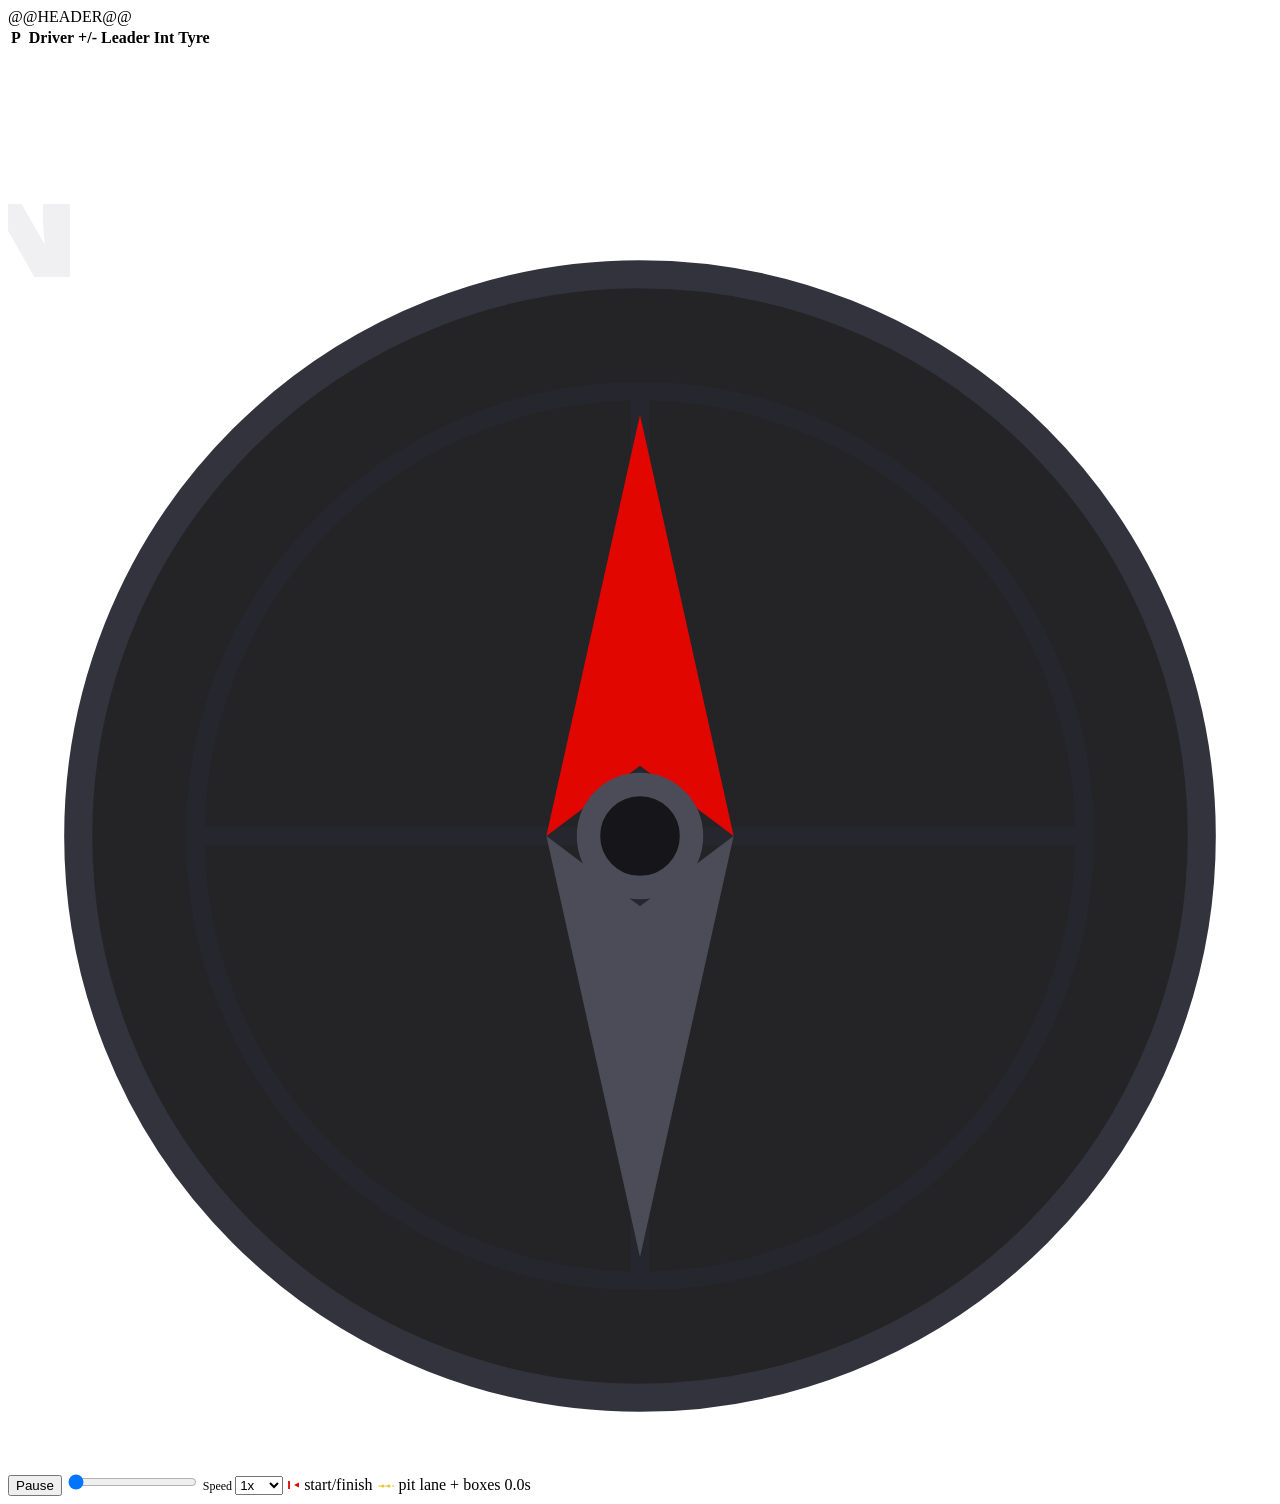
<file: src/vis/assets/replay.html>
<!DOCTYPE html>
<meta charset="utf-8">
<title>@@TITLE@@</title>
<style>
@@CSS@@
</style>
<header>
@@HEADER@@
</header>
<div id="main">
  <div id="tower">
    <table>
      <colgroup>
        <col class="c-pos"><col class="c-bar"><col class="c-drv"><col class="c-delta">
        <col class="c-lead"><col class="c-int"><col class="c-tyre"><col class="c-flag">
      </colgroup>
      <thead><tr>
        <th class="pos">P</th><th class="bar"></th><th>Driver</th>
        <th title="Places gained or lost since the start">+/-</th>
        <th>Leader</th><th>Int</th><th>Tyre</th><th></th>
      </tr></thead>
      <tbody id="slots"></tbody>
    </table>
  </div>
  <div id="stage">
    <canvas id="c" width="@@W@@" height="@@H@@"></canvas>
    <svg id="compass" viewBox="0 0 54 54">
      <circle cx="27" cy="27" r="24" fill="rgba(18,18,21,.92)"
              stroke="#33333d" stroke-width="1.2"/>
      <circle cx="27" cy="27" r="19" fill="none" stroke="#26262e"
              stroke-width=".8"/>
      <!-- Rotates with the map: the whole rose turns, the labels stay upright. -->
      <g id="needle">
        <line x1="27" y1="8" x2="27" y2="46" stroke="#26262e" stroke-width=".8"/>
        <line x1="8" y1="27" x2="46" y2="27" stroke="#26262e" stroke-width=".8"/>
        <path d="M27 9 L31 27 L27 24 L23 27 Z" fill="#e10600"/>
        <path d="M27 45 L23 27 L27 30 L31 27 Z" fill="#4c4c58"/>
      </g>
      <circle cx="27" cy="27" r="2.2" fill="#16161a" stroke="#4c4c58"
              stroke-width="1"/>
      <text id="nlabel" fill="#f0f0f2" font-size="9" font-weight="700"
            text-anchor="middle" dominant-baseline="central"
            font-family="-apple-system, sans-serif">N</text>
    </svg>
  </div>
</div>
<div id="controls">
  <button id="play">Pause</button>
  <input type="range" id="seek" min="0" max="@@LAST@@" value="0">
  <label style="color:var(--dim);font-size:12px">Speed
    <select id="speed">
      <option value="0.5">0.5x</option>
      <option value="1" selected>1x</option>
      <option value="2">2x</option>
      <option value="4">4x</option>
    </select>
  </label>
  <span class="legend">
    <span class="key"><svg width="14" height="10" viewBox="0 0 14 10">
      <line x1="3" y1="1" x2="3" y2="9" stroke="#e10600" stroke-width="1.8"/>
      <path d="M8 5 L13 2.5 L13 7.5 Z" fill="#e10600"/>
    </svg> start/finish</span>
    <span class="key"><svg width="18" height="8" viewBox="0 0 18 8">
      <line x1="1" y1="4" x2="17" y2="4" stroke="rgba(232,193,28,.6)"
            stroke-width="1.6" stroke-dasharray="4 3"/>
      <circle cx="6" cy="4" r="1.6" fill="rgba(232,193,28,.9)"/>
      <circle cx="12" cy="4" r="1.6" fill="rgba(232,193,28,.9)"/>
    </svg> pit lane + boxes</span>
  </span>
  <!-- Width and colour live in replay.css (#battles) — it must never reflow. -->
  <span id="battles"></span>
  <span id="clock">0.0s</span>
</div>
<script id="replay-data" type="application/json">@@DATA@@</script>
<script>
@@JS@@</script>
</file>
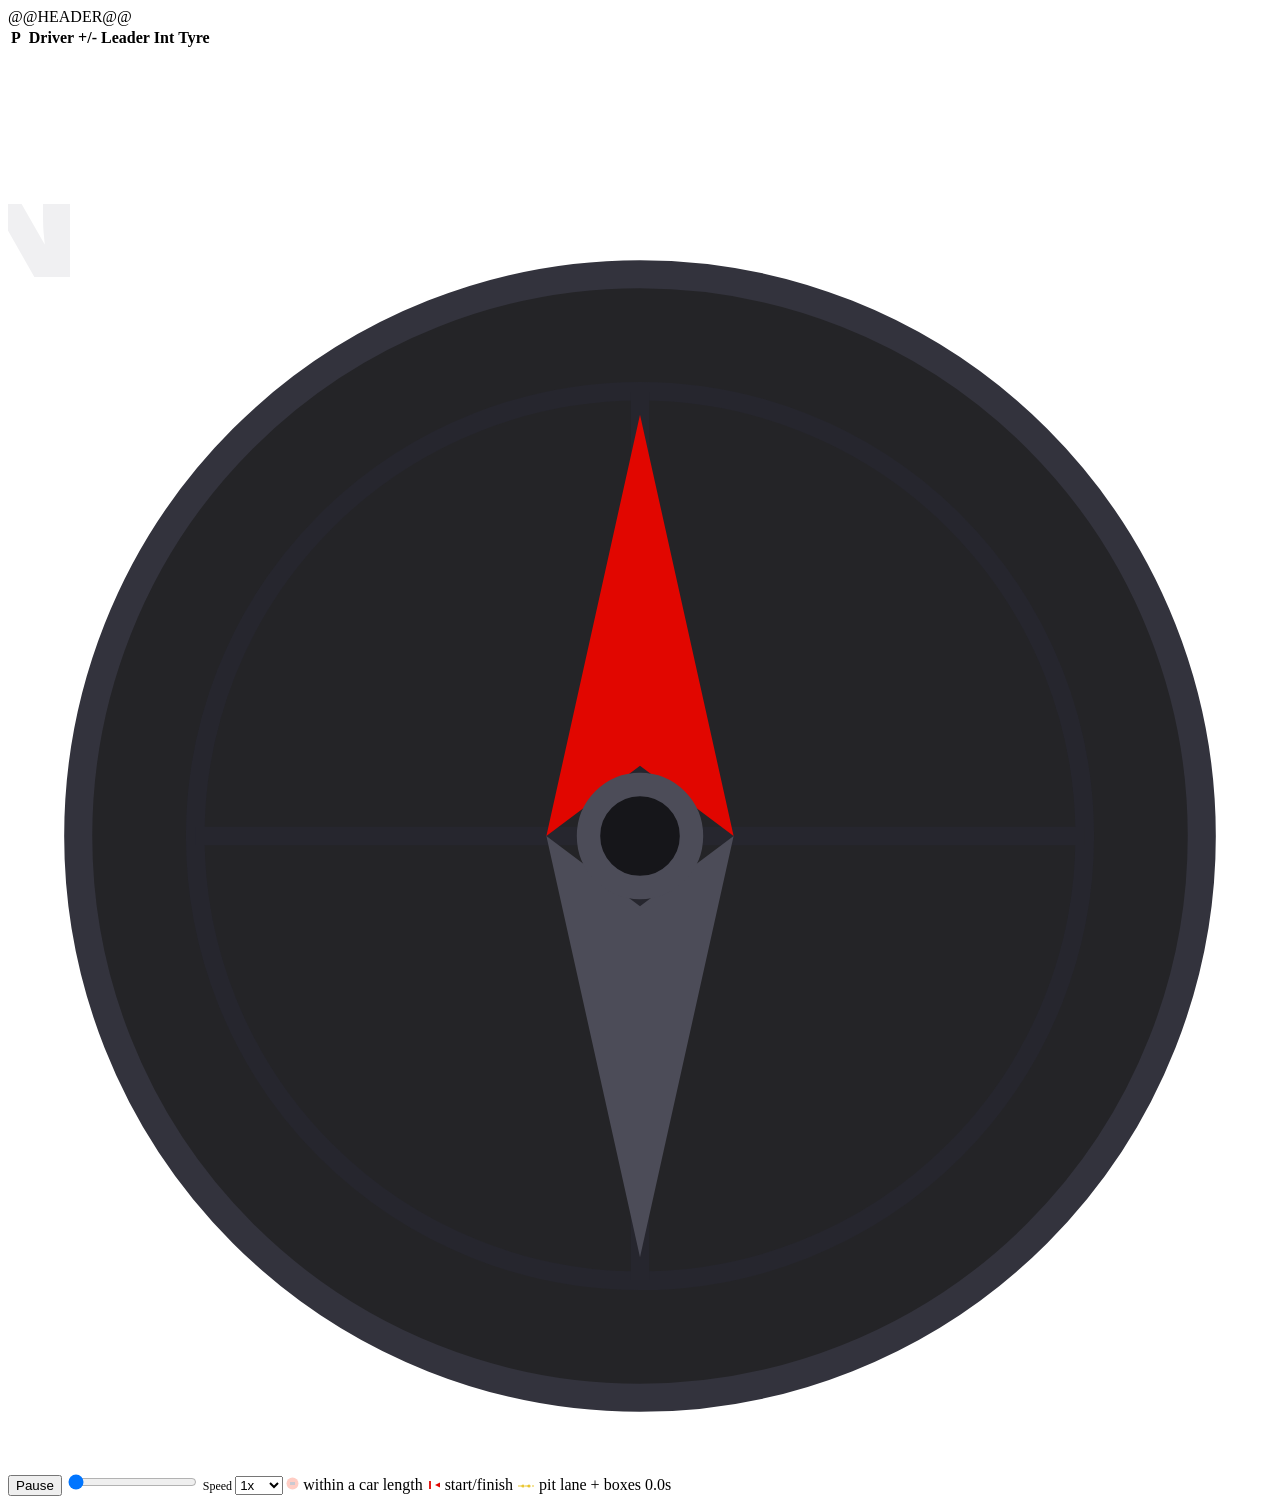
<file: src/visual/assets/replay.html>
<!DOCTYPE html>
<meta charset="utf-8">
<title>@@TITLE@@</title>
<style>
@@CSS@@
</style>
<header>
@@HEADER@@
</header>
<div id="main">
  <div id="tower">
    <table>
      <colgroup>
        <col class="c-pos"><col class="c-bar"><col class="c-drv"><col class="c-delta">
        <col class="c-lead"><col class="c-int"><col class="c-tyre"><col class="c-flag">
      </colgroup>
      <thead><tr>
        <th class="pos">P</th><th class="bar"></th><th>Driver</th>
        <th title="Places gained or lost since the start">+/-</th>
        <th>Leader</th><th>Int</th><th>Tyre</th><th></th>
      </tr></thead>
      <tbody id="slots"></tbody>
    </table>
  </div>
  <div id="stage">
    <canvas id="c" width="@@W@@" height="@@H@@"></canvas>
    <svg id="compass" viewBox="0 0 54 54">
      <circle cx="27" cy="27" r="24" fill="rgba(18,18,21,.92)"
              stroke="#33333d" stroke-width="1.2"/>
      <circle cx="27" cy="27" r="19" fill="none" stroke="#26262e"
              stroke-width=".8"/>
      <!-- Rotates with the map: the whole rose turns, the labels stay upright. -->
      <g id="needle">
        <line x1="27" y1="8" x2="27" y2="46" stroke="#26262e" stroke-width=".8"/>
        <line x1="8" y1="27" x2="46" y2="27" stroke="#26262e" stroke-width=".8"/>
        <path d="M27 9 L31 27 L27 24 L23 27 Z" fill="#e10600"/>
        <path d="M27 45 L23 27 L27 30 L31 27 Z" fill="#4c4c58"/>
      </g>
      <circle cx="27" cy="27" r="2.2" fill="#16161a" stroke="#4c4c58"
              stroke-width="1"/>
      <text id="nlabel" fill="#f0f0f2" font-size="9" font-weight="700"
            text-anchor="middle" dominant-baseline="central"
            font-family="-apple-system, sans-serif">N</text>
    </svg>
  </div>
</div>
<div id="controls">
  <button id="play">Pause</button>
  <input type="range" id="seek" min="0" max="@@LAST@@" value="0">
  <label style="color:var(--dim);font-size:12px">Speed
    <select id="speed">
      <option value="0.5">0.5x</option>
      <option value="1" selected>1x</option>
      <option value="2">2x</option>
      <option value="4">4x</option>
    </select>
  </label>
  <span class="legend">
    <span class="key"><svg width="13" height="13" viewBox="0 0 13 13">
      <circle cx="6.5" cy="6.5" r="6" fill="rgba(255,90,60,.30)"/>
      <rect x="4" y="5" width="5" height="3" fill="#c9c9d1"/></svg>
      within a car length</span>
    <span class="key"><svg width="14" height="10" viewBox="0 0 14 10">
      <line x1="3" y1="1" x2="3" y2="9" stroke="#e10600" stroke-width="1.8"/>
      <path d="M8 5 L13 2.5 L13 7.5 Z" fill="#e10600"/>
    </svg> start/finish</span>
    <span class="key"><svg width="18" height="8" viewBox="0 0 18 8">
      <line x1="1" y1="4" x2="17" y2="4" stroke="rgba(232,193,28,.6)"
            stroke-width="1.6" stroke-dasharray="4 3"/>
      <circle cx="6" cy="4" r="1.6" fill="rgba(232,193,28,.9)"/>
      <circle cx="12" cy="4" r="1.6" fill="rgba(232,193,28,.9)"/>
    </svg> pit lane + boxes</span>
  </span>
  <!-- Width and colour live in replay.css (#battles) — it must never reflow. -->
  <span id="battles"></span>
  <span id="clock">0.0s</span>
</div>
<script id="replay-data" type="application/json">@@DATA@@</script>
<script>
@@JS@@</script>
</file>
